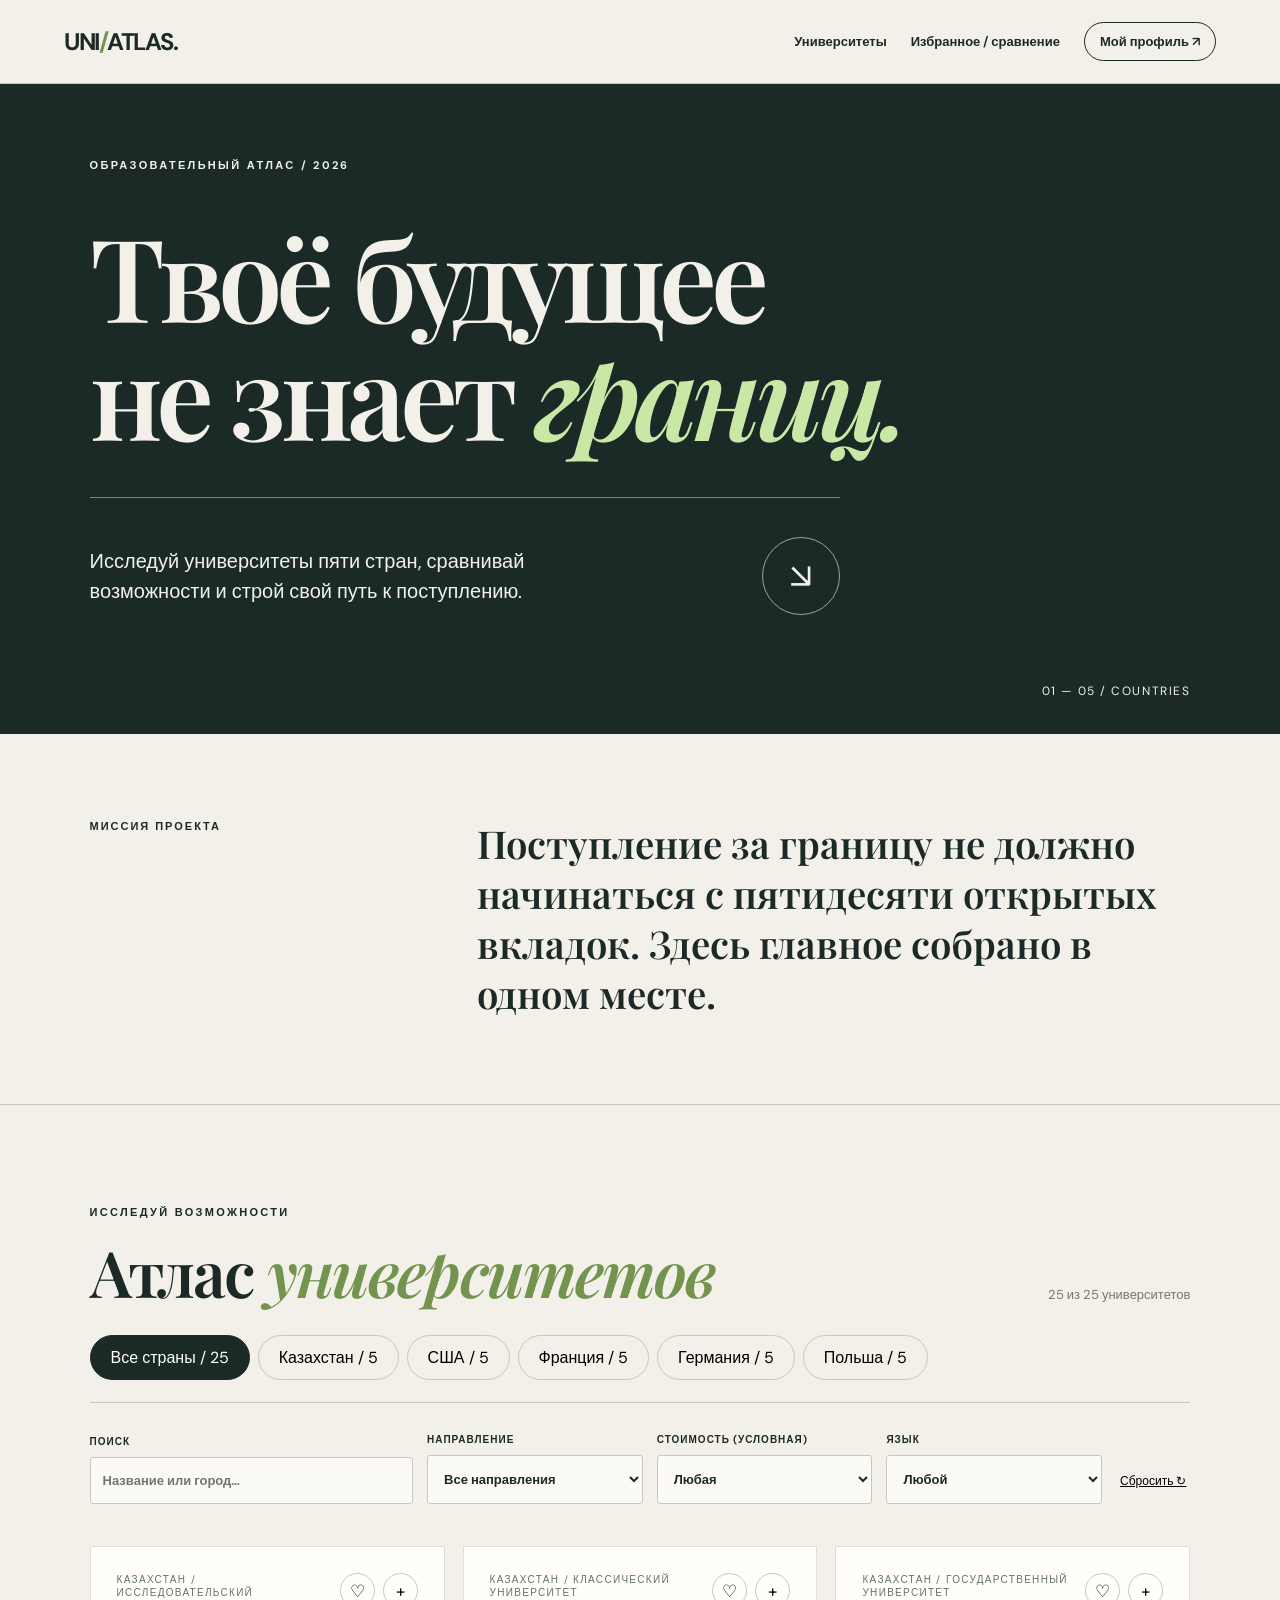
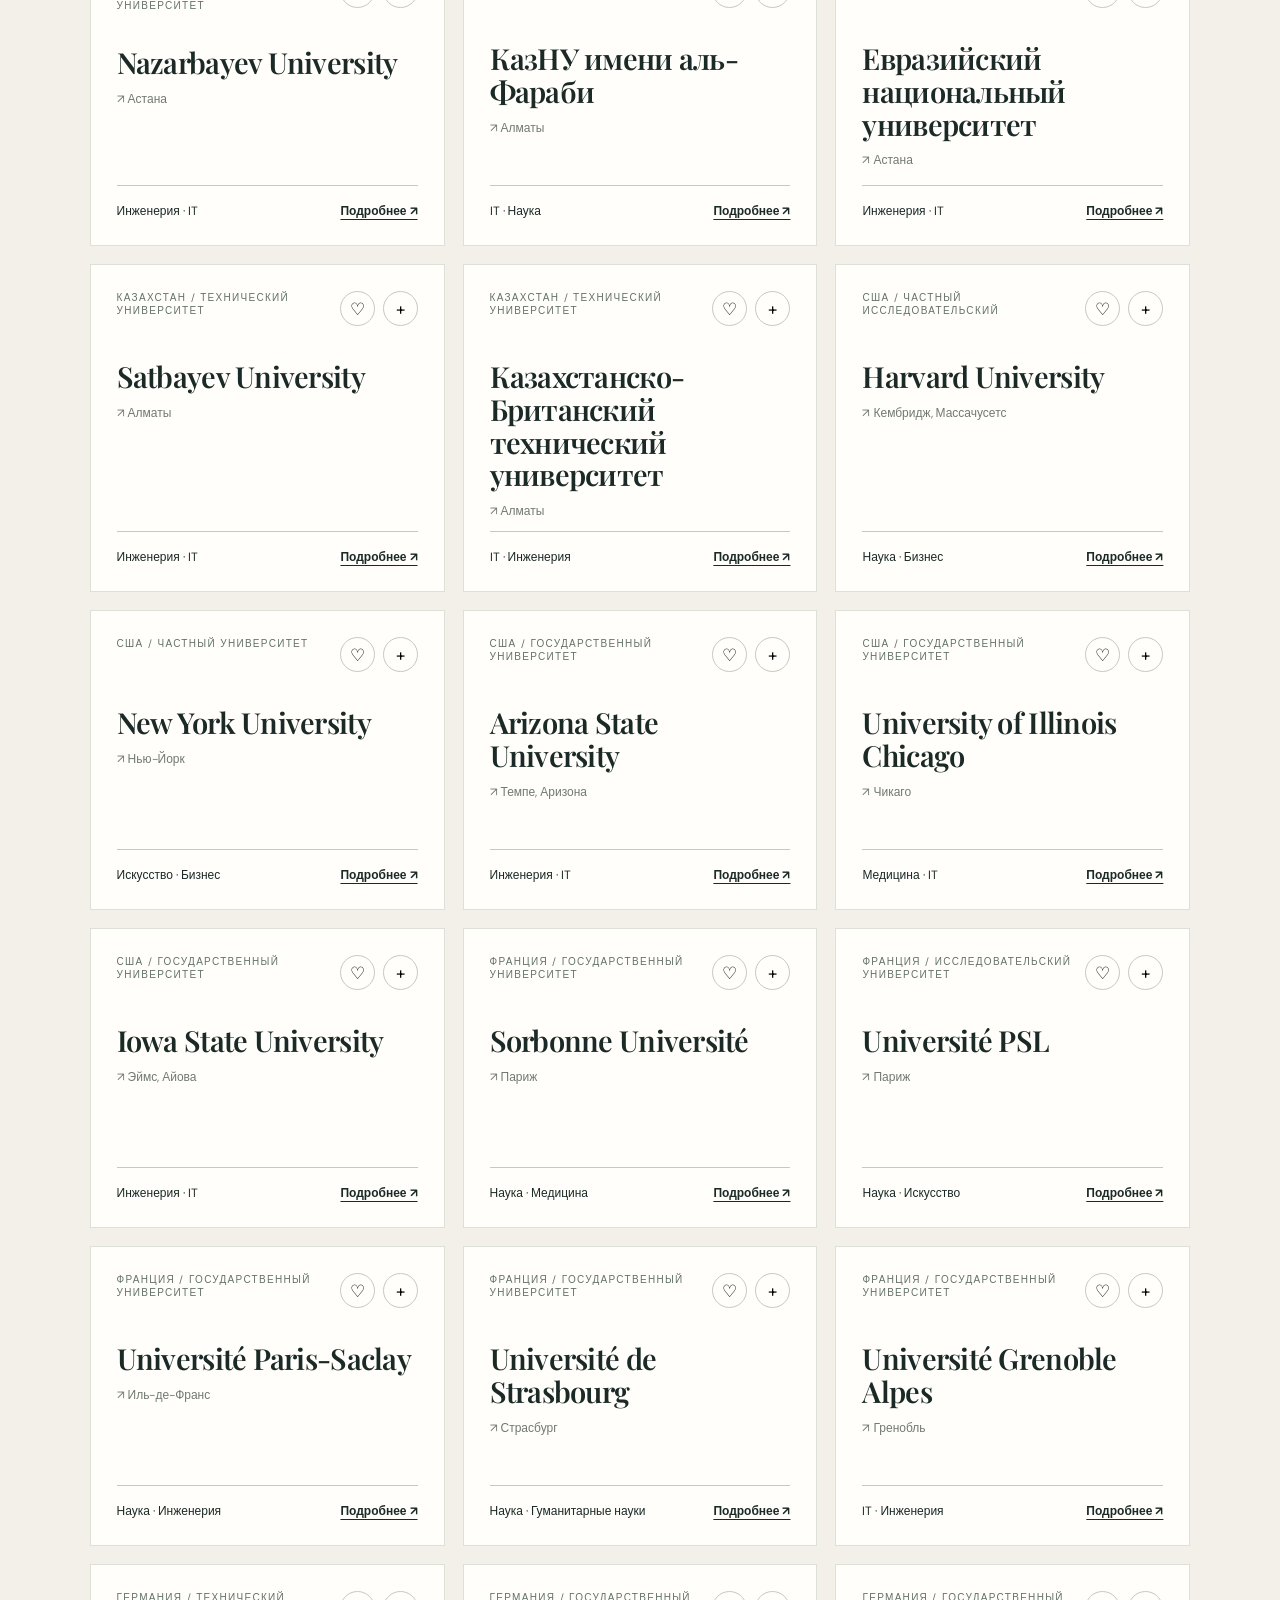
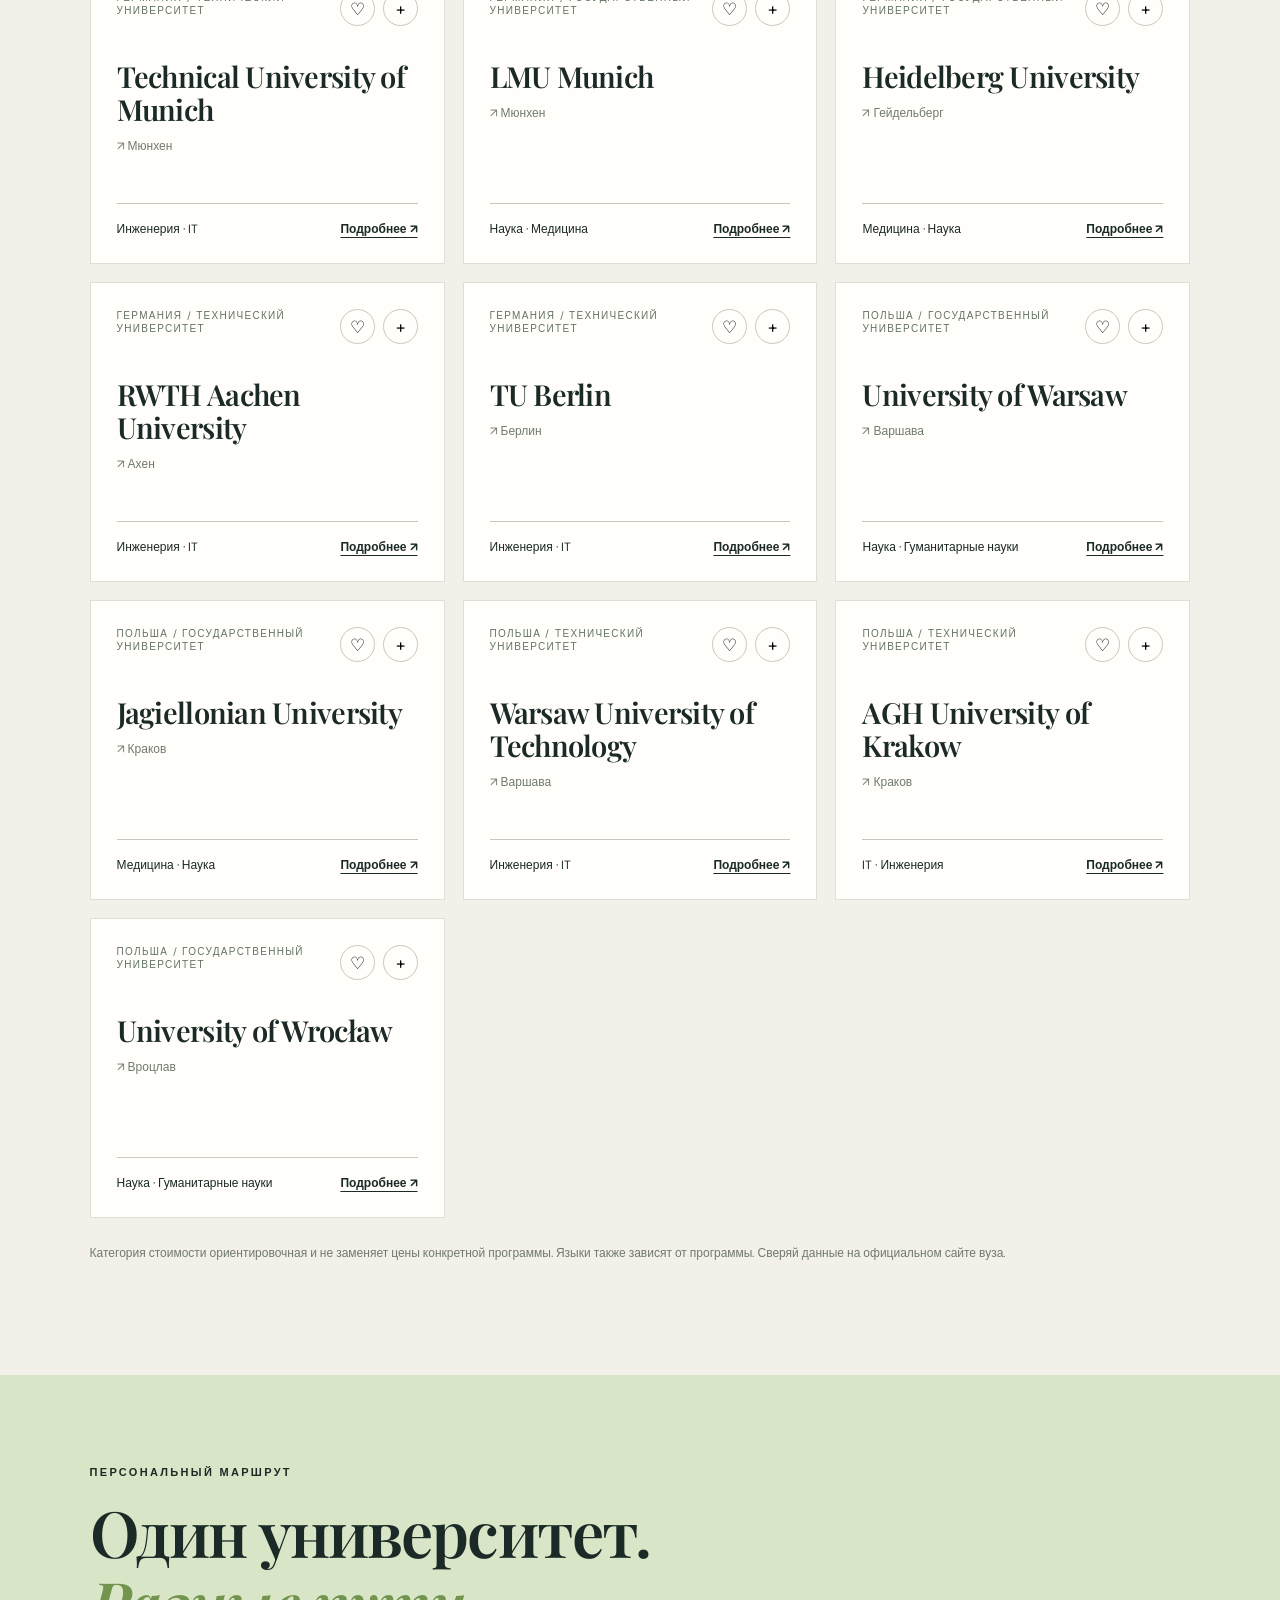
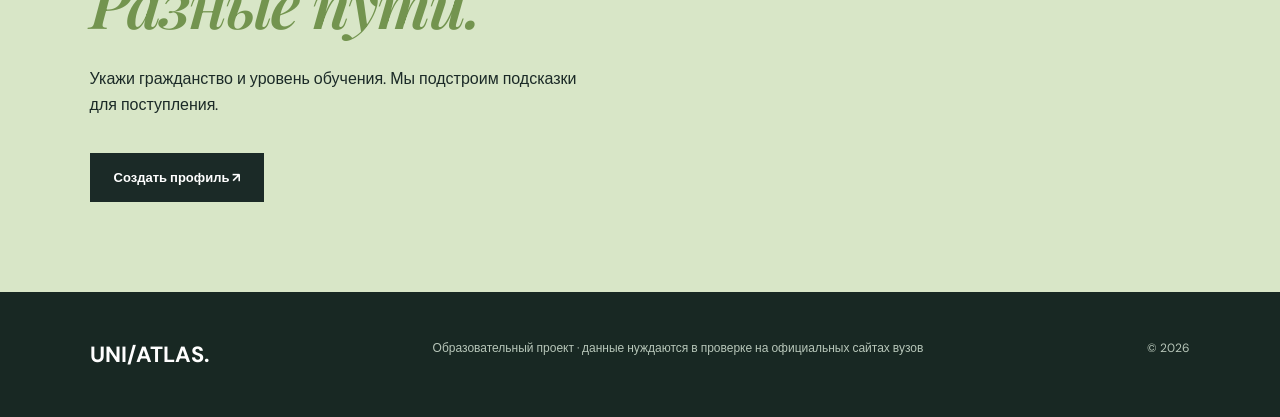
<file: uni-atlas/index.html>
<!DOCTYPE html>
<html lang="ru">
 <head>
  <meta charset="utf-8"/>
  <meta content="width=device-width,initial-scale=1" name="viewport"/>
  <title>
   UNI/ATLAS — Найди свой университет
  </title>
  <link href="style.css" rel="stylesheet"/>
 </head>
 <body data-page="home">
  <header id="header">
  </header>
  <main>
   <section class="hero">
    <div class="eyebrow">
     ОБРАЗОВАТЕЛЬНЫЙ АТЛАС / 2026
    </div>
    <h1>
     Твоё будущее
     <br/>
     не знает
     <em>
      границ.
     </em>
    </h1>
    <div class="hero-bottom">
     <p>
      Исследуй университеты пяти стран, сравнивай возможности и строй свой путь к поступлению.
     </p>
     <a aria-label="Перейти к каталогу" class="circle-link" href="#catalog">
      ↘
     </a>
    </div>
    <div class="hero-number">
     01 — 05 / COUNTRIES
    </div>
   </section>
   <section class="intro">
    <span>
     МИССИЯ ПРОЕКТА
    </span>
    <p>
     Поступление за границу не должно начинаться с пятидесяти открытых вкладок. Здесь главное собрано в одном месте.
    </p>
   </section>
   <section class="catalog section" id="catalog">
    <div class="section-head">
     <div>
      <div class="eyebrow">
       ИССЛЕДУЙ ВОЗМОЖНОСТИ
      </div>
      <h2>
       Атлас
       <i>
        университетов
       </i>
      </h2>
     </div>
     <span id="count">
      25 вузов
     </span>
    </div>
    <div class="countries" id="countries">
    </div>
    <div class="filters">
     <label>
      ПОИСК
      <input id="search" placeholder="Название или город…" type="search"/>
     </label>
     <label>
      НАПРАВЛЕНИЕ
      <select id="field">
       <option value="">
        Все направления
       </option>
      </select>
     </label>
     <label>
      СТОИМОСТЬ (УСЛОВНАЯ)
      <select id="cost">
       <option value="">
        Любая
       </option>
       <option>
        Доступнее
       </option>
       <option>
        Средний
       </option>
       <option>
        Высокий
       </option>
      </select>
     </label>
     <label>
      ЯЗЫК
      <select id="language">
       <option value="">
        Любой
       </option>
       <option>
        Английский
       </option>
       <option>
        Французский
       </option>
       <option>
        Немецкий
       </option>
       <option>
        Польский
       </option>
       <option>
        Казахский
       </option>
       <option>
        Русский
       </option>
      </select>
     </label>
     <button class="reset" id="reset">
      Сбросить ↻
     </button>
    </div>
    <div class="university-grid" id="cards">
    </div>
    <p class="note">
     Категория стоимости ориентировочная и не заменяет цены конкретной программы. Языки также зависят от программы. Сверяй данные на официальном сайте вуза.
    </p>
   </section>
   <section class="banner">
    <div class="eyebrow">
     ПЕРСОНАЛЬНЫЙ МАРШРУТ
    </div>
    <h2>
     Один университет.
     <br/>
     <i>
      Разные пути.
     </i>
    </h2>
    <p>
     Укажи гражданство и уровень обучения. Мы подстроим подсказки для поступления.
    </p>
    <a class="light-button" href="profile.html">
     Создать профиль ↗
    </a>
   </section>
  </main>
  <footer id="footer">
  </footer>
  <script src="data.js">
  </script>
  <script src="app.js">
  </script>
 </body>
</html>
</file>
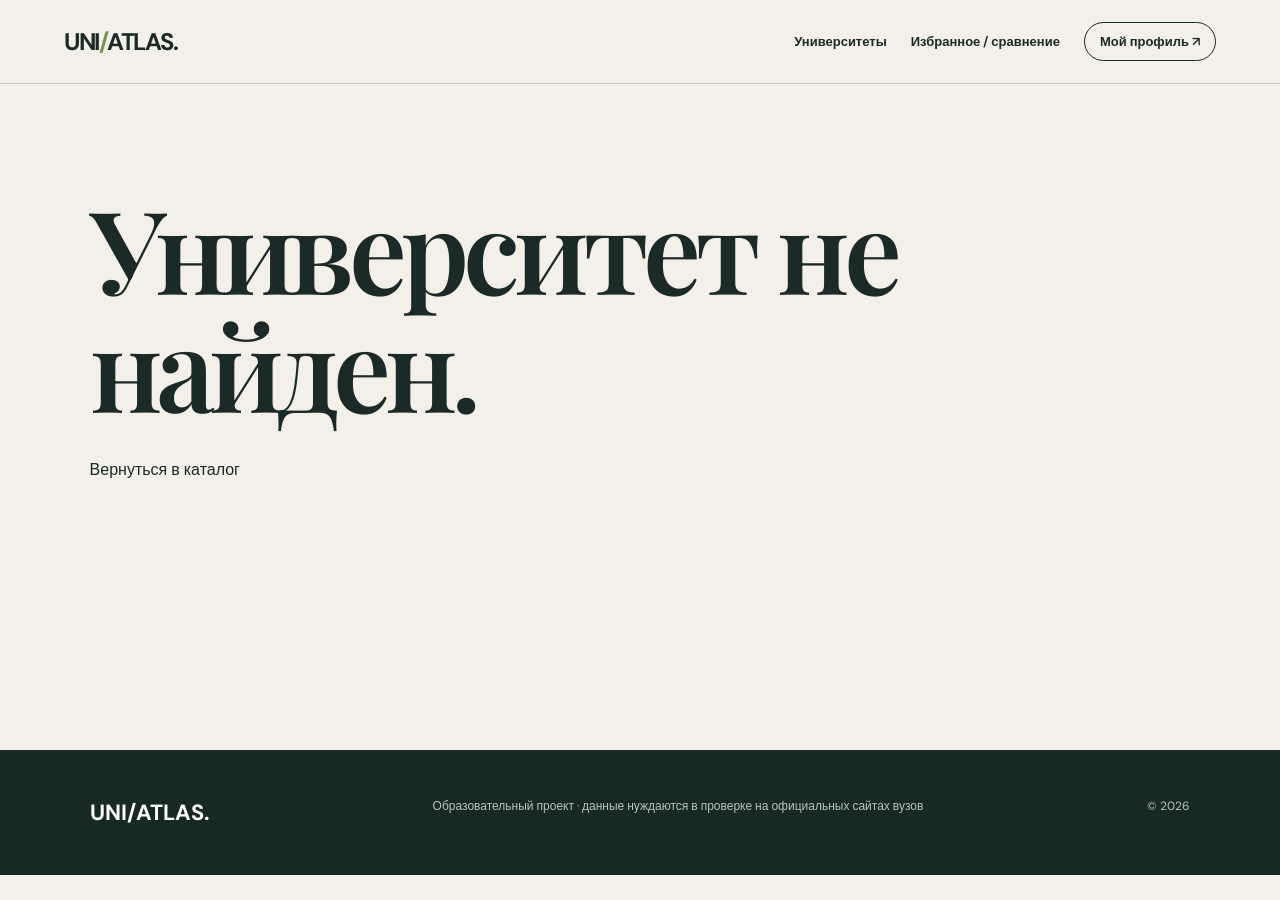
<file: uni-atlas/admissions.html>
<!DOCTYPE html>
<html lang="ru">
 <head>
  <meta charset="utf-8"/>
  <meta content="width=device-width,initial-scale=1" name="viewport"/>
  <title>
   Поступление | UNI/ATLAS
  </title>
  <link href="style.css" rel="stylesheet"/>
 </head>
 <body data-page="admissions">
  <header id="header">
  </header>
  <main id="detail">
  </main>
  <footer id="footer">
  </footer>
  <script src="data.js">
  </script>
  <script src="app.js">
  </script>
 </body>
</html>
</file>
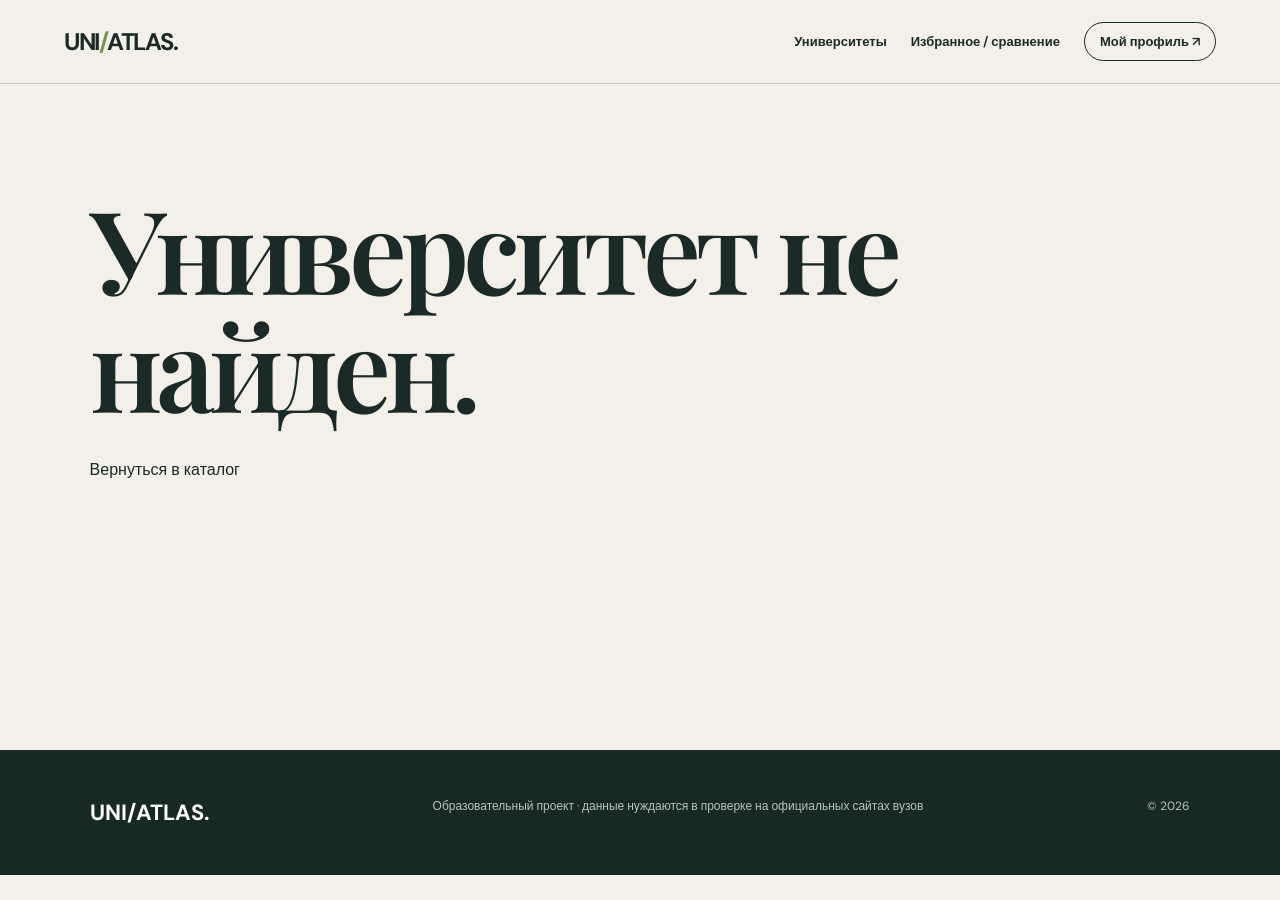
<file: uni-atlas/campus.html>
<!DOCTYPE html>
<html lang="ru">
 <head>
  <meta charset="utf-8"/>
  <meta content="width=device-width,initial-scale=1" name="viewport"/>
  <title>
   Кампус | UNI/ATLAS
  </title>
  <link href="style.css" rel="stylesheet"/>
 </head>
 <body data-page="campus">
  <header id="header">
  </header>
  <main id="detail">
  </main>
  <footer id="footer">
  </footer>
  <script src="data.js">
  </script>
  <script src="app.js">
  </script>
 </body>
</html>
</file>
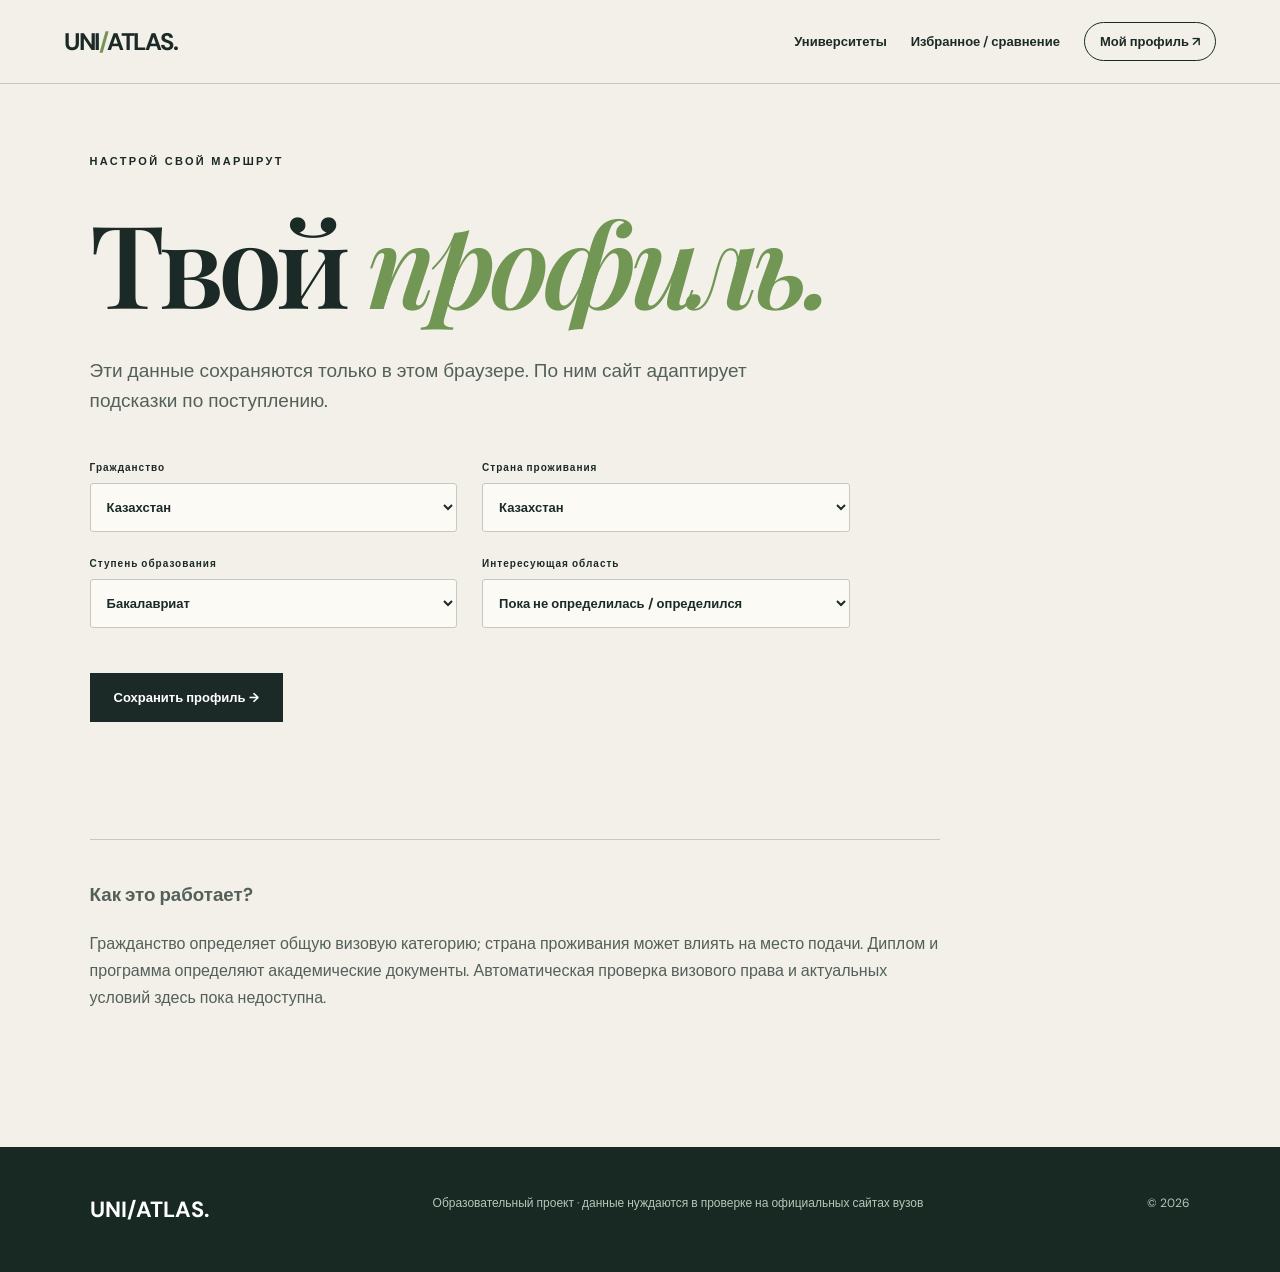
<file: uni-atlas/profile.html>
<!DOCTYPE html>
<html lang="ru">
 <head>
  <meta charset="utf-8"/>
  <meta content="width=device-width,initial-scale=1" name="viewport"/>
  <title>
   Профиль | UNI/ATLAS
  </title>
  <link href="style.css" rel="stylesheet"/>
 </head>
 <body data-page="profile">
  <header id="header">
  </header>
  <main class="interior">
   <div class="eyebrow">
    НАСТРОЙ СВОЙ МАРШРУТ
   </div>
   <h1>
    Твой
    <em>
     профиль.
    </em>
   </h1>
   <p class="lead">
    Эти данные сохраняются только в этом браузере. По ним сайт адаптирует подсказки по поступлению.
   </p>
   <form class="profile-form" id="profileForm">
    <label>
     Гражданство
     <select id="citizenship" name="citizenship">
     </select>
    </label>
    <label>
     Страна проживания
     <select id="residence" name="residence">
     </select>
    </label>
    <label>
     Ступень образования
     <select name="degree">
      <option value="bachelor">
       Бакалавриат
      </option>
      <option value="master">
       Магистратура
      </option>
     </select>
    </label>
    <label>
     Интересующая область
     <select name="interest">
      <option value="">
       Пока не определилась / определился
      </option>
     </select>
    </label>
    <button class="primary" type="submit">
     Сохранить профиль →
    </button>
    <p id="profileSaved" role="status">
    </p>
   </form>
   <div class="info-panel">
    <h3>
     Как это работает?
    </h3>
    <p>
     Гражданство определяет общую визовую категорию; страна проживания может влиять на место подачи. Диплом и программа определяют академические документы. Автоматическая проверка визового права и актуальных условий здесь пока недоступна.
    </p>
   </div>
  </main>
  <footer id="footer">
  </footer>
  <script src="data.js">
  </script>
  <script src="app.js">
  </script>
 </body>
</html>
</file>
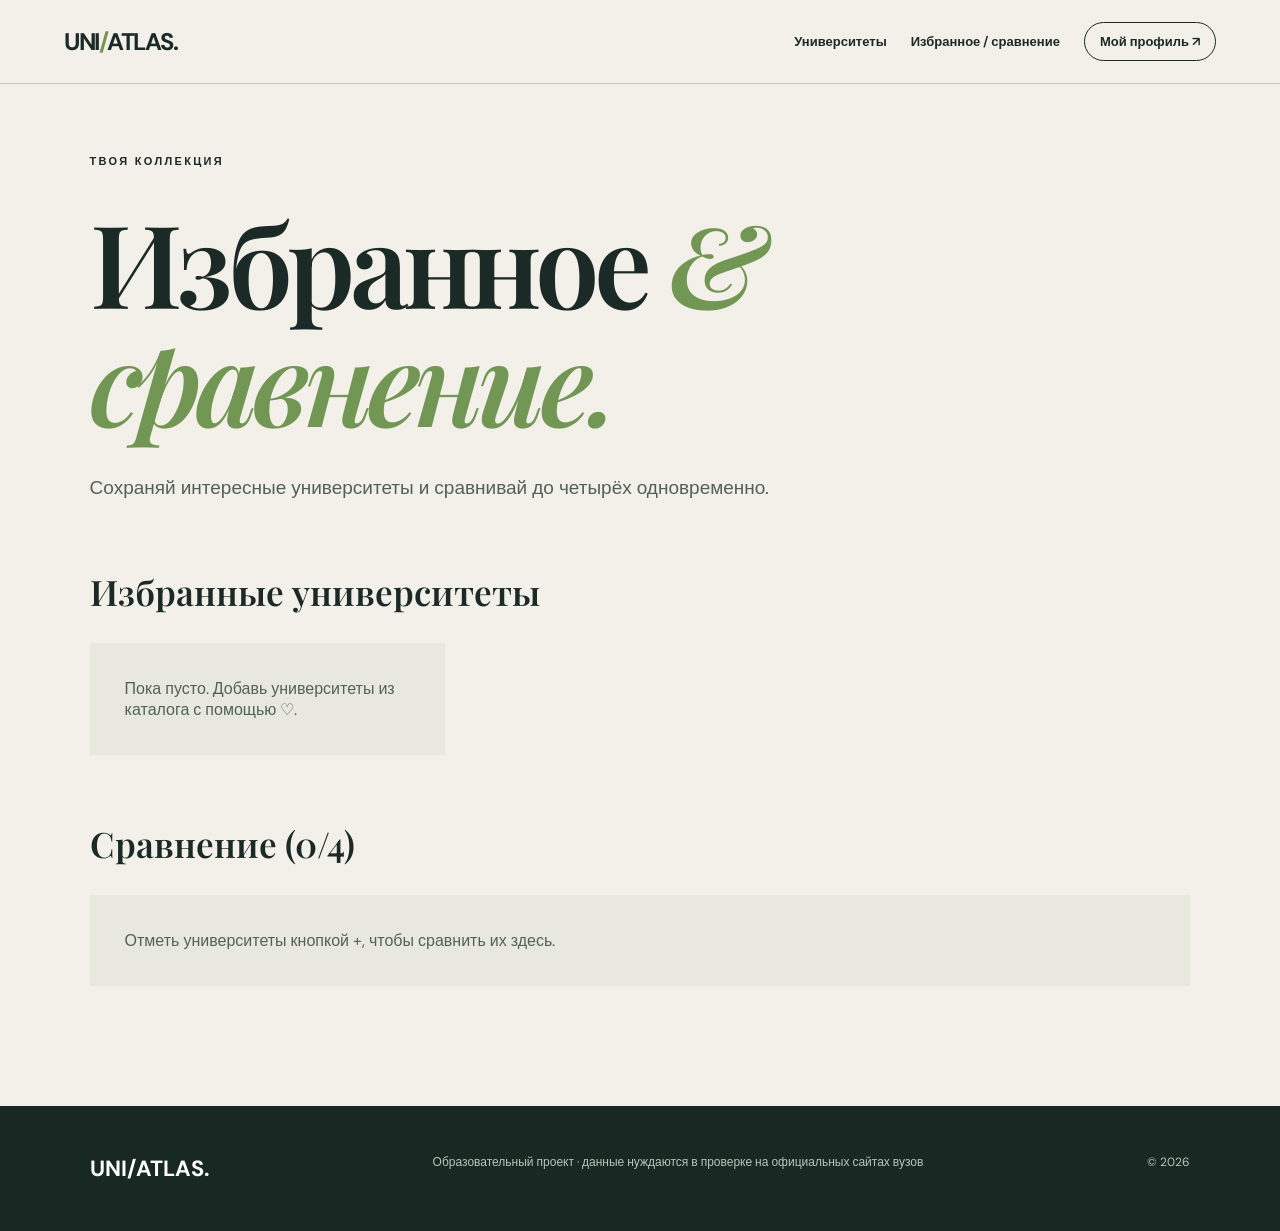
<file: uni-atlas/saved.html>
<!DOCTYPE html>
<html lang="ru">
 <head>
  <meta charset="utf-8"/>
  <meta content="width=device-width,initial-scale=1" name="viewport"/>
  <title>
   Избранное и сравнение | UNI/ATLAS
  </title>
  <link href="style.css" rel="stylesheet"/>
 </head>
 <body data-page="saved">
  <header id="header">
  </header>
  <main class="interior">
   <div class="eyebrow">
    ТВОЯ КОЛЛЕКЦИЯ
   </div>
   <h1>
    Избранное
    <em>
     &amp; сравнение.
    </em>
   </h1>
   <p class="lead">
    Сохраняй интересные университеты и сравнивай до четырёх одновременно.
   </p>
   <h2 class="subhead">
    Избранные университеты
   </h2>
   <div class="university-grid" id="favorites">
   </div>
   <h2 class="subhead">
    Сравнение
    <span id="compareCount">
    </span>
   </h2>
   <div id="comparison">
   </div>
  </main>
  <footer id="footer">
  </footer>
  <script src="data.js">
  </script>
  <script src="app.js">
  </script>
 </body>
</html>
</file>
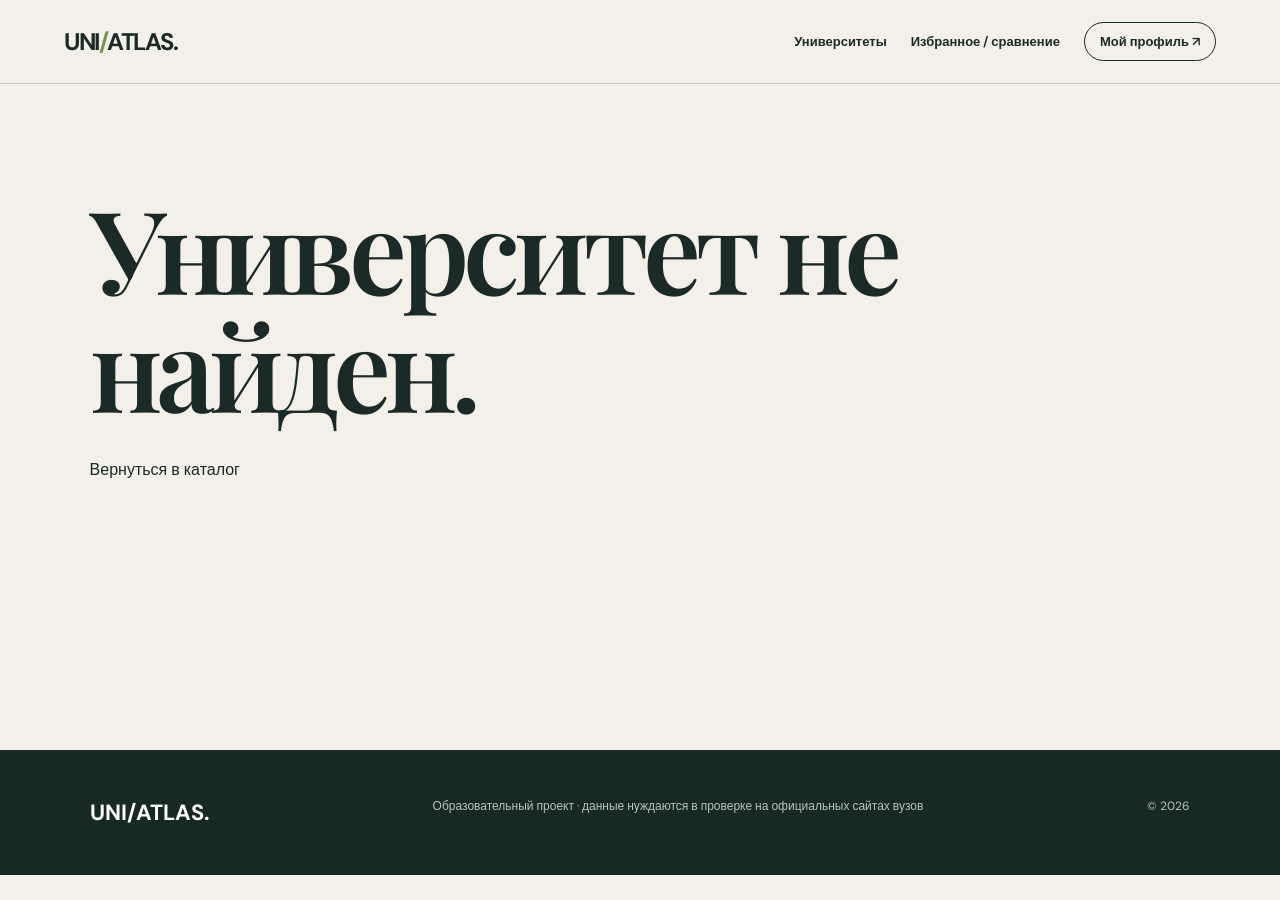
<file: uni-atlas/university.html>
<!DOCTYPE html>
<html lang="ru">
 <head>
  <meta charset="utf-8"/>
  <meta content="width=device-width,initial-scale=1" name="viewport"/>
  <title>
   Университет | UNI/ATLAS
  </title>
  <link href="style.css" rel="stylesheet"/>
 </head>
 <body data-page="university">
  <header id="header">
  </header>
  <main id="detail">
  </main>
  <footer id="footer">
  </footer>
  <script src="data.js">
  </script>
  <script src="app.js">
  </script>
 </body>
</html>
</file>
<file: uni-atlas/style.css>
@import url('https://fonts.googleapis.com/css2?family=DM+Sans:wght@400;500;600;700&family=Playfair+Display:ital,wght@0,600;0,700;1,600&display=swap');
:root{--paper:#f2f0e8;--ink:#1b2a27;--muted:#717a70;--line:#c7c9c0;--accent:#c9e8a5;--orange:#d88455}*{box-sizing:border-box}html{scroll-behavior:smooth}body{margin:0;background:var(--paper);color:var(--ink);font-family:'DM Sans',Arial,sans-serif}a{color:inherit;text-decoration:none}button,input,select{font:inherit}button{cursor:pointer}header{display:flex;justify-content:space-between;align-items:center;gap:20px;padding:22px 5%;border-bottom:1px solid var(--line);position:relative;z-index:5;background:var(--paper)}.logo{font-weight:700;font-size:24px;letter-spacing:-1.5px}.logo span{color:#769453}nav{display:flex;gap:24px;align-items:center;flex-wrap:wrap;font-size:13px;font-weight:600}nav a:hover,.text-link:hover{color:#719255}.nav-pill{border:1px solid var(--ink);border-radius:99px;padding:10px 15px}.hero{background:var(--ink);color:var(--paper);min-height:650px;padding:74px 7% 30px;position:relative;overflow:hidden}.eyebrow{font-size:11px;letter-spacing:.21em;font-weight:700;text-transform:uppercase}.hero h1,.interior h1,.detail-hero h1{font:600 clamp(58px,9vw,146px)/1.02 'Playfair Display',Georgia,serif;letter-spacing:-.05em;margin:45px 0 45px}.hero h1 em,.interior h1 em,.detail-hero h1 em{color:var(--accent);font-weight:600}.hero-bottom{border-top:1px solid #77837d;padding-top:28px;display:flex;align-items:center;justify-content:space-between;max-width:750px}.hero-bottom p{font-size:20px;line-height:1.5;max-width:540px}.circle-link{border:1px solid #99a49b;border-radius:50%;display:grid;place-items:center;font-size:35px;width:78px;height:78px}.hero-number{position:absolute;right:7%;bottom:35px;font-size:12px;letter-spacing:.13em}.intro{display:grid;grid-template-columns:1fr 2fr;gap:30px;padding:85px 7%;border-bottom:1px solid var(--line)}.intro span{font-size:11px;letter-spacing:.18em;font-weight:700}.intro p{font:600 clamp(24px,3vw,45px)/1.3 'Playfair Display',Georgia,serif;margin:0}.section{padding:100px 7%}.section-head{display:flex;justify-content:space-between;align-items:end;gap:16px}.section h2,.banner h2{font:600 clamp(42px,5vw,75px)/1.1 'Playfair Display',Georgia,serif;letter-spacing:-.03em;margin:18px 0 28px}.section h2 i,.banner h2 i{color:#73944f}.section-head>span{font-size:13px;color:var(--muted);white-space:nowrap;margin-bottom:32px}.countries{display:flex;gap:8px;flex-wrap:wrap;border-bottom:1px solid var(--line);padding-bottom:22px}.country-button{background:none;border:1px solid var(--line);border-radius:30px;padding:11px 20px}.country-button.active,.country-button:hover{background:var(--ink);color:white;border-color:var(--ink)}.filters{display:grid;grid-template-columns:1.5fr repeat(3,1fr) auto;gap:14px;margin:30px 0 42px;align-items:end}.filters label,.profile-form label{display:flex;flex-direction:column;gap:9px;font-size:10px;letter-spacing:.1em;font-weight:700}.filters input,.filters select,.profile-form select{width:100%;border:1px solid var(--line);padding:14px 12px;border-radius:3px;background:#fbfaf5;color:var(--ink);font-size:13px;letter-spacing:normal;min-height:47px}.reset{border:none;background:transparent;text-decoration:underline;padding:15px 4px;font-size:12px}.university-grid{display:grid;grid-template-columns:repeat(3,minmax(0,1fr));gap:18px}.university-card{min-width:0;background:#fffefa;border:1px solid #dce0d6;display:flex;flex-direction:column;min-height:300px;padding:26px;transition:transform .2s,border-color .2s}.university-card:hover{transform:translateY(-4px);border-color:#809576}.card-top{display:flex;justify-content:space-between;align-items:start;gap:14px}.tag{font-size:10px;text-transform:uppercase;letter-spacing:.13em;color:#637267}.card-name{font:600 29px/1.13 'Playfair Display',Georgia,serif;margin:34px 0 10px;letter-spacing:-.025em}.card-location{color:var(--muted);font-size:12px}.card-bottom{display:flex;gap:10px;align-items:center;justify-content:space-between;border-top:1px solid var(--line);padding-top:17px;margin-top:auto;font-size:12px}.actions{display:flex;gap:8px}.small-btn{border:1px solid var(--line);border-radius:50%;background:transparent;width:35px;height:35px;font-size:17px;display:grid;place-items:center}.small-btn.on{background:var(--accent);border-color:var(--accent)}.note{color:var(--muted);font-size:12px;line-height:1.6;margin-top:26px}.banner{background:#d8e6c7;padding:90px 7%}.banner p{max-width:500px;line-height:1.6}.light-button,.primary{display:inline-block;border:0;background:var(--ink);color:white;padding:16px 24px;font-size:13px;font-weight:700;margin-top:20px}footer{display:flex;justify-content:space-between;gap:25px;flex-wrap:wrap;background:#182823;color:#b7c6b9;padding:48px 7%;font-size:12px}footer strong{color:white;font-size:22px}.interior{padding:70px 7% 120px;min-height:74vh}.interior h1{margin:35px 0}.interior h1 em{color:#729653}.lead{font-size:19px;max-width:700px;line-height:1.6;color:#53605a}.profile-form{display:grid;grid-template-columns:repeat(2,minmax(0,1fr));gap:25px;max-width:760px;margin:45px 0}.profile-form .primary{grid-column:1/-1;justify-self:start}.profile-form #profileSaved{grid-column:1/-1}.info-panel{border-top:1px solid var(--line);max-width:850px;margin-top:60px;padding-top:20px;line-height:1.7;color:#53605a}.detail-hero{padding:70px 7%;background:var(--ink);color:white}.detail-hero h1{font-size:clamp(53px,7vw,100px);max-width:1100px;margin:30px 0}.detail-hero h1 em{color:var(--accent)}.detail-hero .lead{color:#c8d2cb}.detail-tabs{display:flex;flex-wrap:wrap;gap:10px;padding:18px 7%;border-bottom:1px solid var(--line);position:sticky;top:0;background:var(--paper);z-index:3}.detail-tabs a{font-size:13px;padding:12px 18px;border-radius:40px;border:1px solid var(--line)}.detail-tabs a.active{background:var(--ink);color:white}.detail-content{padding:60px 7% 100px;max-width:1300px;margin:auto}.detail-content h2,.subhead{font:600 42px 'Playfair Display',Georgia,serif}.detail-content p{line-height:1.8}.columns{display:grid;grid-template-columns:1.3fr 1fr;gap:50px}.facts{border-top:1px solid var(--line)}.facts div{border-bottom:1px solid var(--line);display:flex;justify-content:space-between;gap:15px;padding:18px 0;font-size:14px}.facts div span:first-child{color:var(--muted)}.info-card{background:white;border:1px solid var(--line);padding:26px;margin:20px 0;line-height:1.6}.info-card h3{margin-top:0}.links-row{display:flex;gap:14px;flex-wrap:wrap;margin:24px 0}.text-link{font-weight:700;text-decoration:underline;text-underline-offset:4px}.step-list{padding-left:27px;line-height:2}.checklist{display:grid;gap:12px;max-width:780px;margin:28px 0}.check-item{display:flex;align-items:center;gap:13px;padding:15px;border:1px solid var(--line);background:#fffdf6}.check-item input{width:19px;height:19px;accent-color:#567e41}.table-scroll{overflow:auto}.compare-table{width:100%;border-collapse:collapse;min-width:600px}.compare-table th,.compare-table td{text-align:left;border:1px solid var(--line);padding:14px;vertical-align:top;font-size:13px}.compare-table th{background:#e0e7d7}.empty{padding:35px;background:#e8e8de;color:#526257}.maplink{padding:18px 25px;background:var(--accent);display:inline-block;font-weight:700;margin:15px 0}.subhead{margin:65px 0 28px;font-size:35px}@media(max-width:1000px){.filters{grid-template-columns:repeat(2,1fr)}.university-grid{grid-template-columns:repeat(2,1fr)}.columns{grid-template-columns:1fr}}@media(max-width:640px){header{padding:18px 5%;align-items:start;flex-direction:column}nav{gap:10px;font-size:11px}.hero{min-height:550px;padding-top:60px}.hero h1{font-size:57px}.hero-bottom p{font-size:15px}.circle-link{width:54px;height:54px}.hero-number{display:none}.intro{grid-template-columns:1fr;padding:55px 7%}.section{padding:65px 5%}.filters,.profile-form{grid-template-columns:1fr}.university-grid{grid-template-columns:1fr}.section-head{align-items:start}.detail-hero{padding:55px 5%}.detail-tabs{padding:14px 5%}.detail-content,.interior{padding:50px 5%}.detail-content h2{font-size:34px}}
</file>
